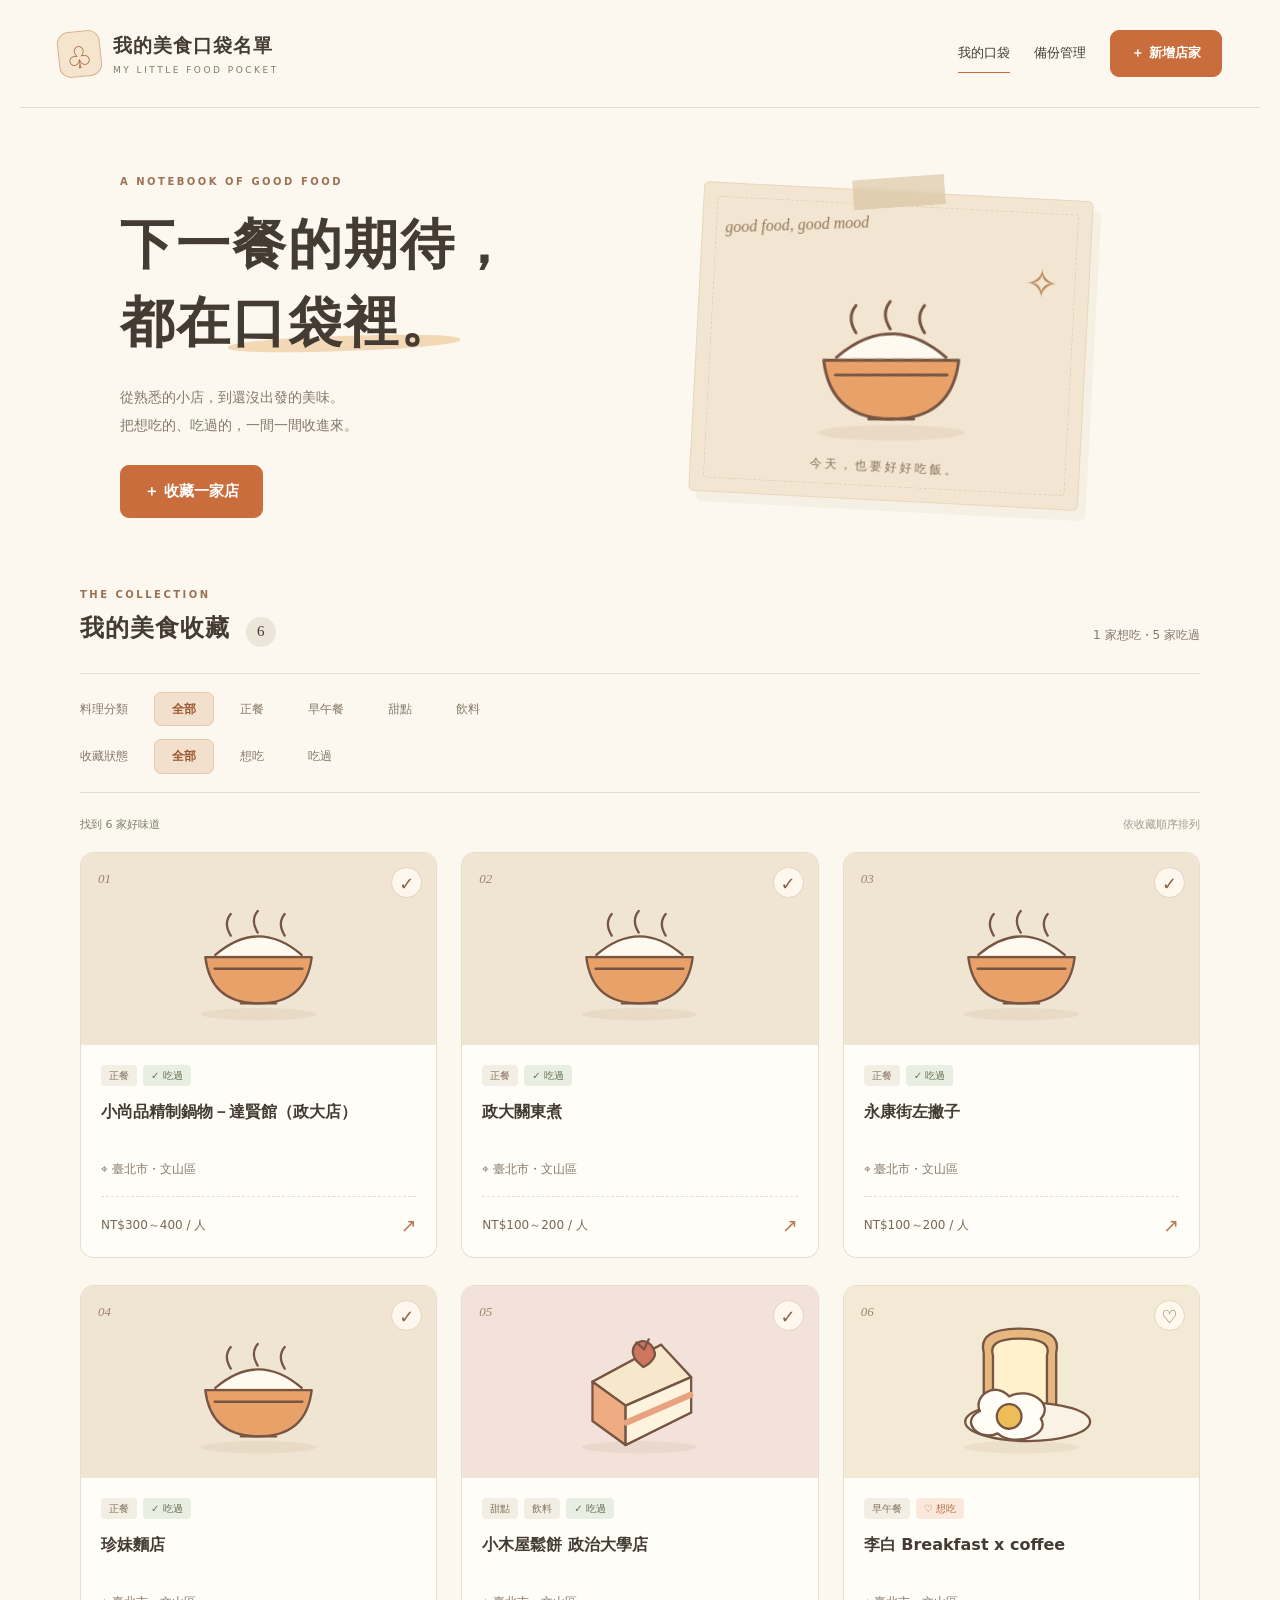
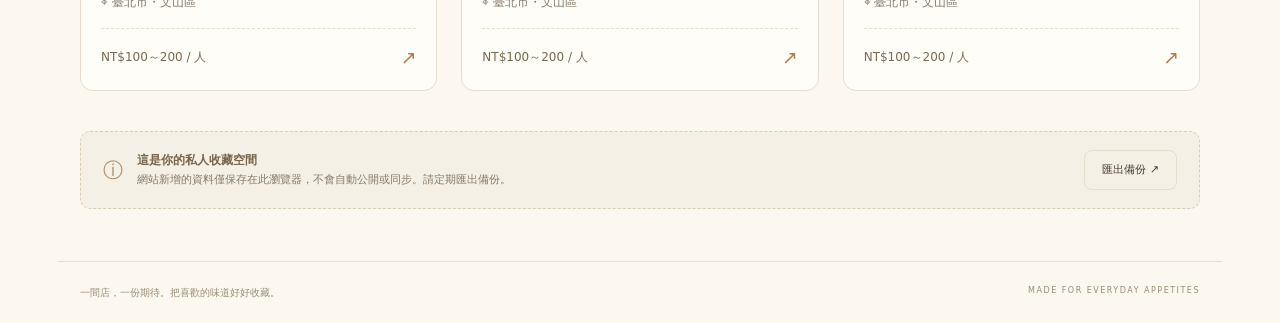
<file: index.html>
<!doctype html><html lang="zh-Hant"><head><meta charset="utf-8"><meta name="viewport" content="width=device-width, initial-scale=1"><meta name="theme-color" content="#fcf8ef"><meta name="description" content="把想吃的與吃過的好味道，收進自己的美食口袋。"><title>我的美食口袋名單</title><link rel="icon" href="assets/images/favicon.svg" type="image/svg+xml"><link rel="stylesheet" href="assets/css/style.css"></head><body><a class="skip" href="#main">跳至主要內容</a><header class="site-header"><a class="brand" href="index.html"><span class="brand-icon" aria-hidden="true">♧</span><span>我的美食口袋名單<small>MY LITTLE FOOD POCKET</small></span></a><nav aria-label="主要導覽"><a href="index.html">我的口袋</a><button class="quiet" id="backup-open">備份管理</button><button class="primary" id="add-open">＋ 新增店家</button></nav></header><main id="main"><section class="hero"><div><span class="eyebrow">A NOTEBOOK OF GOOD FOOD</span><h1>下一餐的期待，<br>都在<span class="hand-underline">口袋裡。</span></h1><p>從熟悉的小店，到還沒出發的美味。<br>把想吃的、吃過的，一間一間收進來。</p><button class="primary large" id="hero-add">＋ 收藏一家店</button></div><div class="hero-art" aria-hidden="true"><span class="tape"></span><span class="scribble">good food, good mood</span><div id="hero-illustration"></div><span class="art-caption">今天，也要好好吃飯。</span><span class="spark">✧</span></div></section><section class="collection" aria-labelledby="collection-title"><div class="section-top"><div><span class="eyebrow">THE COLLECTION</span><h2 id="collection-title">我的美食收藏 <span id="total-count"></span></h2></div><p id="stats"></p></div><div class="filters"><div class="filter-line"><span class="filter-label">料理分類</span><div id="category-filters" class="chips" role="group" aria-label="料理分類"></div></div><div class="filter-line"><span class="filter-label">收藏狀態</span><div id="status-filters" class="chips" role="group" aria-label="收藏狀態"></div></div></div><div class="result-line"><span id="result-count" aria-live="polite"></span><span>依收藏順序排列</span></div><div id="grid" class="grid"></div><div id="empty" class="empty" hidden><span>⌕</span><h3>這個口袋還空著</h3><p>換個篩選條件，或收藏一家新店吧。</p><button class="quiet" id="reset-filters">清除篩選</button></div></section><aside class="local-note"><span aria-hidden="true">ⓘ</span><p><strong>這是你的私人收藏空間</strong><br>網站新增的資料僅保存在此瀏覽器，不會自動公開或同步。請定期匯出備份。</p><button class="quiet" id="note-backup">匯出備份 ↗</button></aside></main><footer><span>一間店，一份期待。把喜歡的味道好好收藏。</span><span>MADE FOR EVERYDAY APPETITES</span></footer><div id="notice" role="status" aria-live="polite"></div><script type="module" src="assets/js/app.js"></script></body></html>
</file>
<file: assets/css/style.css>
:root{--cream:#fcf8ef;--paper:#fffdf8;--ink:#443b32;--muted:#857969;--orange:#c96d3c;--line:#e6ddcd;--green:#62705a;--radius:18px}*{box-sizing:border-box}body{margin:0;background:var(--cream);color:var(--ink);font-family:system-ui,-apple-system,"Noto Sans TC","Microsoft JhengHei",sans-serif;font-size:15px;line-height:1.7}button,input,select{font:inherit}button,a,input,select{ -webkit-tap-highlight-color:transparent}button{cursor:pointer}button:disabled{opacity:.5;cursor:wait}a{color:inherit;text-decoration:none}button{border:0}button:focus-visible,a:focus-visible,input:focus-visible,select:focus-visible{outline:3px solid #a55b2e;outline-offset:4px}h1,h2,h3,p{margin-top:0}button{transition:background .15s,transform .15s}button:hover{filter:brightness(.97)}.site-header{max-width:1240px;margin:auto;min-height:108px;display:flex;justify-content:space-between;align-items:center;padding:20px 38px;border-bottom:1px solid var(--line)}.brand{display:flex;align-items:center;gap:12px;font-size:19px;font-weight:750;letter-spacing:1px}.brand small{display:block;font-size:9px;letter-spacing:2.5px;color:var(--muted);font-weight:500;margin-top:2px}.brand-icon{display:grid;place-items:center;border:1px solid #d8b290;background:#f6e5ce;border-radius:12px;width:43px;height:46px;font-size:30px;color:#a26036;transform:rotate(-6deg)}nav{display:flex;gap:24px;align-items:center;font-size:13px}nav>a{border-bottom:1px solid var(--orange);padding:8px 0}.primary{background:var(--orange);color:white;border:1px solid var(--orange);padding:11px 20px;border-radius:9px;font-weight:650}.large{padding:13px 23px}.quiet{background:transparent;border:1px solid var(--line);padding:10px 17px;border-radius:8px;color:var(--ink)}nav .quiet{border:0;padding:10px 0}main{max-width:1164px;margin:auto;padding:0 22px}.hero{display:grid;grid-template-columns:1.1fr 1fr;align-items:center;gap:65px;padding:65px 40px 68px}.eyebrow{font-size:10px;letter-spacing:2.5px;color:#9b7255;font-weight:700;display:block;margin-bottom:16px}.hero h1{font-family:Georgia,"Noto Serif TC",serif;font-weight:650;font-size:clamp(36px,4.4vw,54px);letter-spacing:2px;line-height:1.45;margin-bottom:20px}.hand-underline{position:relative;isolation:isolate}.hand-underline:after{content:"";position:absolute;bottom:2px;left:-4px;right:-4px;height:15px;border-radius:45%;background:#f2d8b5;z-index:-1;transform:rotate(-2deg)}.hero p{color:var(--muted);font-size:14px;line-height:2;margin-bottom:26px}.hero-art{height:310px;background:#f2e5d1;border:1px solid #e8d7bd;border-radius:6px;transform:rotate(3deg);position:relative;max-width:390px;box-shadow:8px 10px 0 #e9decd55;text-align:center;display:flex;align-items:center;justify-content:center;flex-direction:column}.hero-art:before{content:"";position:absolute;inset:13px;border:1px dashed #cdb69b77;border-radius:3px;pointer-events:none}.tape{position:absolute;top:-15px;left:calc(50% - 46px);width:92px;height:30px;background:#d0b58d80;transform:rotate(-7deg);backdrop-filter:blur(2px)}.scribble{font-family:Georgia,serif;font-style:italic;position:absolute;top:24px;left:22px;color:#94795b;font-size:16px;transform:rotate(-5deg)}.hero-art .drawing{width:235px;height:235px;transform:rotate(-3deg);margin-top:8px}.art-caption{font-size:12px;letter-spacing:3px;color:#856e58;position:absolute;bottom:23px}.spark{position:absolute;right:30px;top:50px;font-size:40px;color:#bd8858}.section-top{display:flex;align-items:end;justify-content:space-between;margin-bottom:24px}.section-top .eyebrow{margin-bottom:5px}.section-top h2{font-size:24px;letter-spacing:1px;margin:0}.section-top h2 span{display:inline-grid;place-items:center;font-family:Georgia,serif;font-size:15px;font-weight:400;background:#ece5d9;width:30px;height:30px;border-radius:50%;margin-left:7px}.section-top p{font-size:12px;color:var(--muted);margin-bottom:4px}.filters{border-top:1px solid var(--line);border-bottom:1px solid var(--line);padding:18px 0;display:grid;gap:13px}.filter-line{display:flex;gap:24px;align-items:center}.filter-label{font-size:12px;color:var(--muted);min-width:50px}.chips{display:flex;gap:8px;flex-wrap:wrap}.chip{font-size:12px;padding:6px 17px;background:transparent;border-radius:7px;color:var(--muted);border:1px solid transparent}.chip.active{background:#f2dfcc;color:#9c572d;border-color:#e7c8a8;font-weight:650}.result-line{display:flex;justify-content:space-between;color:var(--muted);font-size:11px;margin:23px 0 18px}.result-line span:last-child{color:#a4998b}.grid{display:grid;grid-template-columns:repeat(3,minmax(0,1fr));gap:27px 24px}.food-card{background:var(--paper);border:1px solid var(--line);border-radius:13px;position:relative;overflow:hidden;transition:transform .2s,box-shadow .2s}.food-card:hover{transform:translateY(-4px);box-shadow:0 10px 20px #6f503310}.card-link{display:block;height:100%}.visual{height:192px;display:flex;align-items:center;justify-content:center;position:relative;background:#f0e4d2;overflow:hidden}.visual-1{background:#f3ead5}.visual-2{background:#f3e2d9}.visual-3{background:#e9e7d6}.drawing{width:185px;height:185px}.drawing svg{width:100%;height:100%;display:block}.visual>img{width:100%;height:100%;object-fit:cover}.card-number{position:absolute;top:15px;left:17px;color:#9d856b;font-family:Georgia,serif;font-style:italic;font-size:13px}.quick-status{position:absolute;right:14px;top:14px;background:#fffaf0e8;border:1px solid #e4d4bf;border-radius:50%;width:31px;height:31px;color:#8a6142;font-size:18px}.card-body{padding:20px 20px 16px}.tags{display:flex;gap:6px;flex-wrap:wrap;align-items:center;font-size:10px;margin-bottom:12px}.tag{background:#f3eee4;padding:2px 8px;color:#81725f;border-radius:4px}.status{padding:2px 8px;border-radius:4px}.visited{background:#e9eee3;color:#63704f}.wish{background:#fae8dc;color:#b46c45}.card-body h3{font-size:16px;line-height:1.7;margin-bottom:7px;min-height:54px;font-weight:650}.location{color:var(--muted);font-size:12px;margin-bottom:16px}.card-bottom{border-top:1px dashed var(--line);padding-top:12px;display:flex;justify-content:space-between;align-items:center}.budget{font-size:12px;color:#776953}.card-arrow{color:#b47b50;font-size:19px}.local-note{margin:40px 0 52px;display:flex;gap:14px;align-items:center;border:1px dashed #dacbb6;border-radius:10px;padding:18px 22px;background:#f5f0e5}.local-note>span{font-size:20px;color:#ac8863}.local-note p{font-size:11px;color:var(--muted);margin:0;flex:1}.local-note strong{color:#77654d;font-size:12px;font-weight:600}.local-note button{font-size:11px;white-space:nowrap}footer{max-width:1164px;border-top:1px solid var(--line);padding:22px;margin:auto;display:flex;justify-content:space-between;color:#9c8b78;font-size:10px}footer span:last-child{font-size:8px;letter-spacing:1.5px}.empty{text-align:center;padding:60px 20px;color:var(--muted)}.empty>span{font-size:40px;color:#c0a480}.empty h3{color:var(--ink);font-size:19px}.empty[hidden]{display:none}.skip{position:absolute;left:10px;top:-100px;background:var(--paper);z-index:100}.skip:focus{top:10px}.muted{color:var(--muted);font-size:12px}#notice{position:fixed;bottom:20px;left:50%;transform:translateX(-50%);max-width:min(90vw,650px);padding:13px 22px;background:#4d5944;color:#fff;border-radius:10px;opacity:0;pointer-events:none;z-index:999;font-size:13px;box-shadow:0 6px 24px #0002}#notice.visible{opacity:1}#notice.error{background:#934a37}.modal{border:1px solid var(--line);border-radius:16px;width:min(680px,calc(100% - 28px));max-height:88dvh;padding:28px;background:var(--paper);color:var(--ink);box-shadow:0 20px 70px #2a21182b}.modal::backdrop{background:#2f281f70;backdrop-filter:blur(3px)}.modal-top{display:flex;align-items:center;justify-content:space-between;gap:20px;margin-bottom:12px}.modal h2{font-size:23px;margin:0}.modal h3{font-size:17px;margin:26px 0 8px}.icon-button{background:transparent;color:#90765d;border-radius:7px;min-width:35px;min-height:35px;font-size:24px;line-height:1}.editor{display:grid;gap:13px}.form-grid{display:grid;grid-template-columns:1fr 1fr;gap:13px}.field{display:grid;gap:5px;font-size:12px;color:#6b5f50}.field input,.field select,select,.item-row>input{width:100%;border:1px solid #ddd2c0;background:#fffefa;border-radius:7px;padding:9px 11px;color:var(--ink);min-width:0;font-size:14px}.field input[type=file]{font-size:12px;padding:9px}.category-field{margin:0;border:1px solid var(--line);border-radius:8px;padding:10px 13px;display:flex;gap:17px;flex-wrap:wrap}.category-field legend{font-size:12px;padding:0 5px}.check{display:inline-flex;align-items:center;gap:5px;font-size:12px;white-space:nowrap}.check input{accent-color:var(--orange);width:16px;height:16px}.item-row{display:grid;grid-template-columns:minmax(0,1fr) 95px 58px 30px;gap:8px;align-items:center;margin-bottom:8px}.form-actions{display:flex;justify-content:flex-end;gap:10px;margin-top:15px;border-top:1px solid var(--line);padding-top:20px}.form-error{font-size:13px;color:#a24a36;margin:0;overflow-wrap:anywhere}.upload-preview{display:flex;gap:12px;align-items:center}.upload-preview img{width:85px;height:70px;object-fit:cover;border-radius:6px}.menu-previews{display:flex;gap:10px;flex-wrap:wrap}.menu-preview{display:grid;gap:5px;width:130px}.menu-preview img{width:130px;height:90px;object-fit:contain;background:#efe9dc;border-radius:6px}.menu-preview button{font-size:11px;padding:4px}.import-actions{display:flex;gap:10px;margin:16px 0}hr{border:0;border-top:1px solid var(--line);margin:25px 0}.danger{background:#a34f3c;color:white;padding:11px 20px;border-radius:8px}.text-danger{background:transparent;color:#a34f3c;font-size:12px;padding:9px 12px}.detail-main{padding-top:30px;min-height:75vh}.back-link{font-size:13px;color:#8b7057;display:inline-block;margin-bottom:30px}.detail-hero{display:grid;grid-template-columns:1fr 1.15fr;gap:42px;align-items:center;margin-bottom:35px}.large-visual{height:350px;border-radius:15px;border:1px solid var(--line)}.large-visual .drawing{width:280px;height:280px}.detail-info h1{font-size:30px;line-height:1.5;margin:15px 0}.detail-info .eyebrow{margin-bottom:12px}.detail-info .location{margin:12px 0 6px}.address{font-size:13px;color:var(--muted)}.detail-budget{font-size:18px;color:#a86b3f;margin:17px 0}.detail-actions{display:flex;gap:9px;flex-wrap:wrap}.detail-actions button{font-size:12px}.detail-sections{display:grid;grid-template-columns:1fr 1fr;gap:22px}.paper{padding:25px;border:1px solid var(--line);border-radius:13px;background:var(--paper);min-width:0}.paper .eyebrow{margin-bottom:5px}.paper h2{font-size:20px;margin:0 0 20px}.recommendations{display:flex;flex-wrap:wrap;gap:10px}.recommendation{background:#f7e7d5;color:#985e38;border:1px dashed #d9b892;border-radius:7px;padding:8px 13px;font-size:13px}.dish-list{list-style:none;padding:0;margin:0}.dish-list li{display:flex;gap:15px;justify-content:space-between;padding:9px 0;border-bottom:1px dashed var(--line);font-size:14px}.dish-price{white-space:nowrap;color:#9b6a44}.menu-section{grid-column:1/-1}.menu-empty{padding:32px;text-align:center;background:#f5f0e7;border:1px dashed #ddd0bd;border-radius:8px;color:#9c8c78}.menu-gallery{display:flex;gap:18px;flex-wrap:wrap;margin-bottom:20px}.menu-thumbnail{display:grid;gap:8px;background:#f5efe4;border:1px solid var(--line);padding:10px;border-radius:8px;width:180px;text-align:center;color:#88694b;font-size:12px}.menu-thumbnail img{width:100%;height:180px;object-fit:contain}.image-modal{width:min(1100px,95vw)}.zoom-image{width:100%;height:auto;display:block}.external{color:#a45e34;text-decoration:underline;text-underline-offset:4px;overflow-wrap:anywhere;font-size:14px}.detail-local{margin:25px 0 40px}.photo-button{padding:0;background:none;width:100%;text-align:initial;border-radius:15px}.photo-button .visual{width:100%}@media(min-width:900px){.food-card{animation:arrive .45s both;animation-delay:var(--delay)}}@keyframes arrive{from{opacity:0;transform:translateY(12px)}to{opacity:1;transform:none}}@media(max-width:850px){.hero{padding:50px 8px;gap:35px}.hero-art{height:270px}.grid{grid-template-columns:repeat(2,minmax(0,1fr))}.site-header{padding:18px 22px}.brand{font-size:16px}nav{gap:13px}.detail-hero{gap:24px}.detail-info h1{font-size:25px}.large-visual{height:310px}}@media(max-width:600px){.site-header{flex-wrap:wrap;gap:19px;padding:18px 18px 13px}.brand{font-size:17px}nav{width:100%;justify-content:space-between;font-size:12px}nav .primary{padding:8px 15px}main{padding:0 18px}.hero{grid-template-columns:1fr;padding:38px 3px;gap:35px}.hero h1{font-size:39px}.hero-art{height:230px;width:80%;margin:auto;max-width:340px}.hero-art .drawing{width:190px;height:190px}.scribble{font-size:13px;top:19px}.art-caption{bottom:17px;font-size:10px}.section-top{align-items:start;gap:12px}.section-top h2{font-size:21px}.section-top p{font-size:10px;padding-top:23px;white-space:nowrap}.eyebrow{font-size:9px}.filter-line{gap:10px}.chip{padding:6px 10px;font-size:11px}.chips{gap:3px}.filter-label{font-size:11px}.grid{gap:15px 12px}.visual{height:145px}.drawing{width:145px;height:145px}.card-body{padding:13px 11px 10px}.card-body h3{font-size:13px;min-height:65px}.tags{gap:3px;font-size:9px;margin-bottom:8px}.tag,.status{padding:2px 5px}.location{font-size:10px;margin-bottom:10px}.budget{font-size:10px}.card-bottom{padding-top:8px}.quick-status{top:9px;right:9px;width:27px;height:27px;font-size:15px}.card-number{left:10px;top:10px}.local-note{padding:15px 13px;flex-wrap:wrap;gap:9px;margin:30px 0}.local-note p{font-size:10px;flex-basis:80%}.local-note button{margin-left:27px;padding:7px 10px}footer{margin:0 18px;padding:18px 0;display:grid;gap:5px}.modal{padding:20px 16px}.modal h2{font-size:20px}.form-grid{gap:10px}.item-row{grid-template-columns:minmax(0,1fr) 70px 53px 24px;gap:5px}.item-row>input{padding:8px 5px;font-size:12px}.detail-main{padding-top:20px}.detail-hero{grid-template-columns:1fr;gap:25px}.large-visual{height:260px}.large-visual .drawing{width:240px;height:240px}.detail-info h1{font-size:26px}.detail-sections{grid-template-columns:1fr;gap:16px}.paper{padding:20px}.menu-thumbnail{width:calc(50% - 9px)}.menu-thumbnail img{height:150px}.detail-actions{gap:8px}.category-field{gap:12px}.upload-preview{flex-wrap:wrap}.import-actions{flex-wrap:wrap}}@media(prefers-reduced-motion:reduce){*{animation:none!important;transition:none!important}}
</file>
